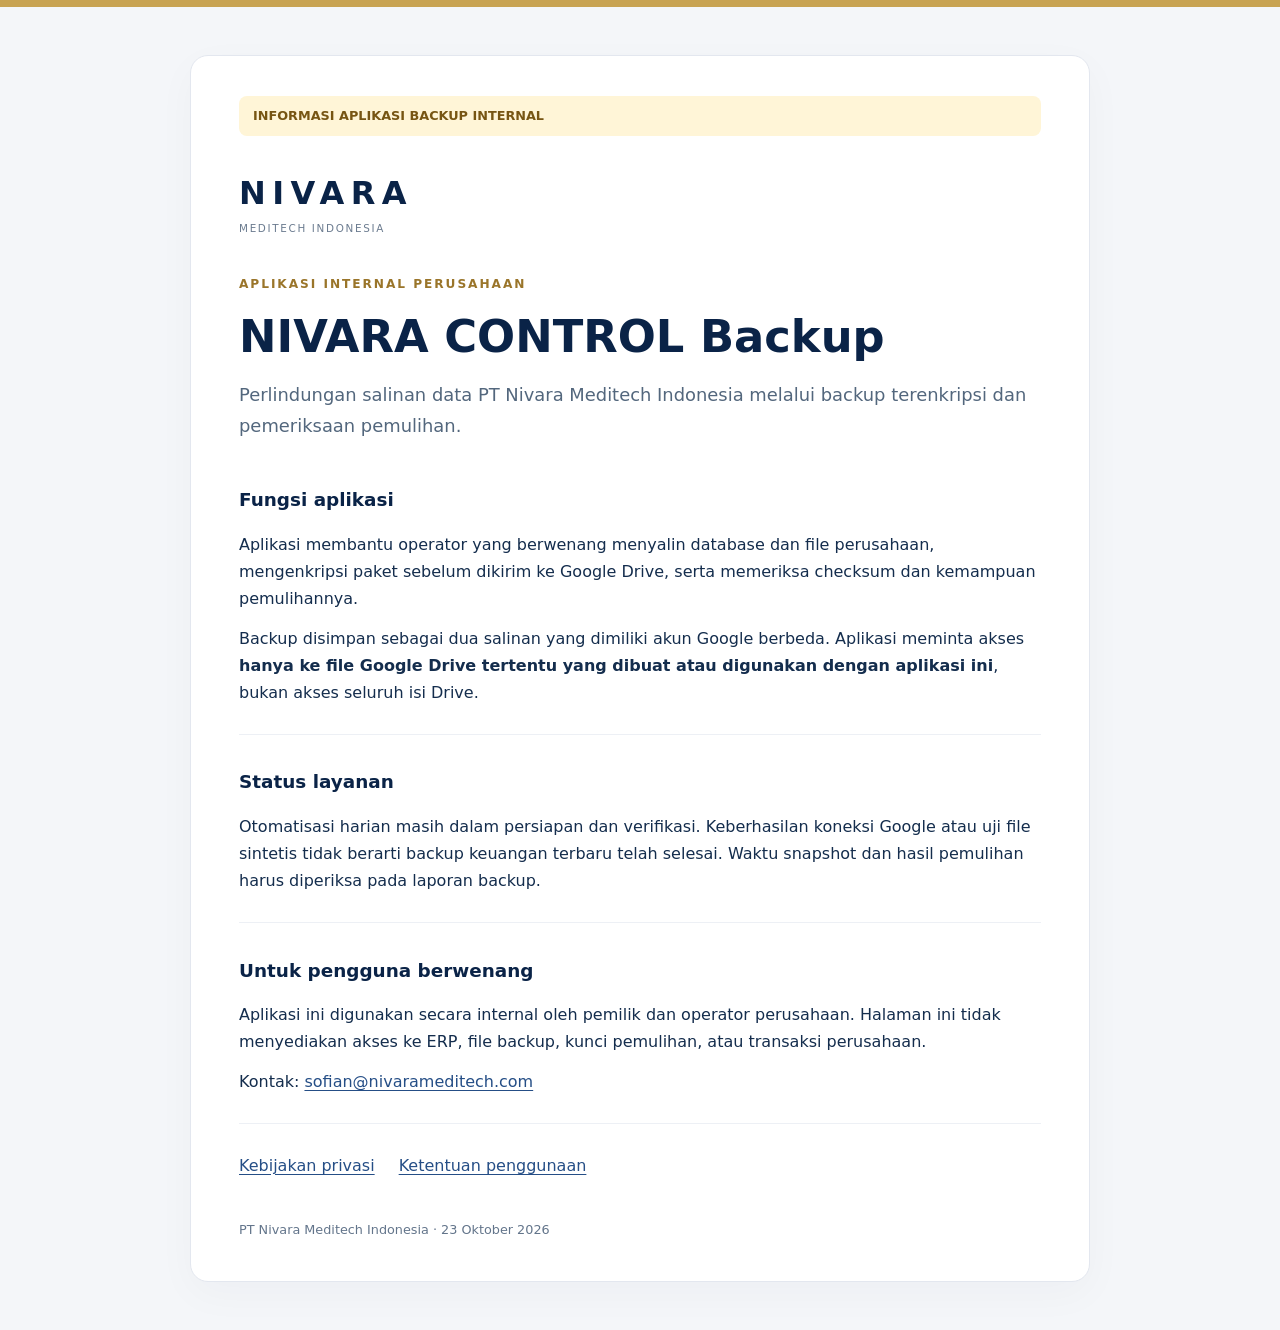
<file: index.html>
<!doctype html><html lang="id"><head><meta charset="utf-8"><meta name="viewport" content="width=device-width,initial-scale=1"><title>NIVARA CONTROL Backup</title><link rel="stylesheet" href="style.css"></head><body><main><div class="review">INFORMASI APLIKASI BACKUP INTERNAL</div><header><span class="brand">NIVARA</span><span>MEDITECH INDONESIA</span></header><p class="eyebrow">APLIKASI INTERNAL PERUSAHAAN</p><h1>NIVARA CONTROL Backup</h1><p class="lead">Perlindungan salinan data PT Nivara Meditech Indonesia melalui backup terenkripsi dan pemeriksaan pemulihan.</p><section><h2>Fungsi aplikasi</h2><p>Aplikasi membantu operator yang berwenang menyalin database dan file perusahaan, mengenkripsi paket sebelum dikirim ke Google Drive, serta memeriksa checksum dan kemampuan pemulihannya.</p><p>Backup disimpan sebagai dua salinan yang dimiliki akun Google berbeda. Aplikasi meminta akses <strong>hanya ke file Google Drive tertentu yang dibuat atau digunakan dengan aplikasi ini</strong>, bukan akses seluruh isi Drive.</p></section><section><h2>Status layanan</h2><p>Otomatisasi harian masih dalam persiapan dan verifikasi. Keberhasilan koneksi Google atau uji file sintetis tidak berarti backup keuangan terbaru telah selesai. Waktu snapshot dan hasil pemulihan harus diperiksa pada laporan backup.</p></section><section><h2>Untuk pengguna berwenang</h2><p>Aplikasi ini digunakan secara internal oleh pemilik dan operator perusahaan. Halaman ini tidak menyediakan akses ke ERP, file backup, kunci pemulihan, atau transaksi perusahaan.</p><p>Kontak: <a href="mailto:sofian@nivarameditech.com">sofian@nivarameditech.com</a></p></section><nav><a href="privacy.html">Kebijakan privasi</a><a href="terms.html">Ketentuan penggunaan</a></nav><footer>PT Nivara Meditech Indonesia · 23 Oktober 2026</footer></main></body></html>
</file>
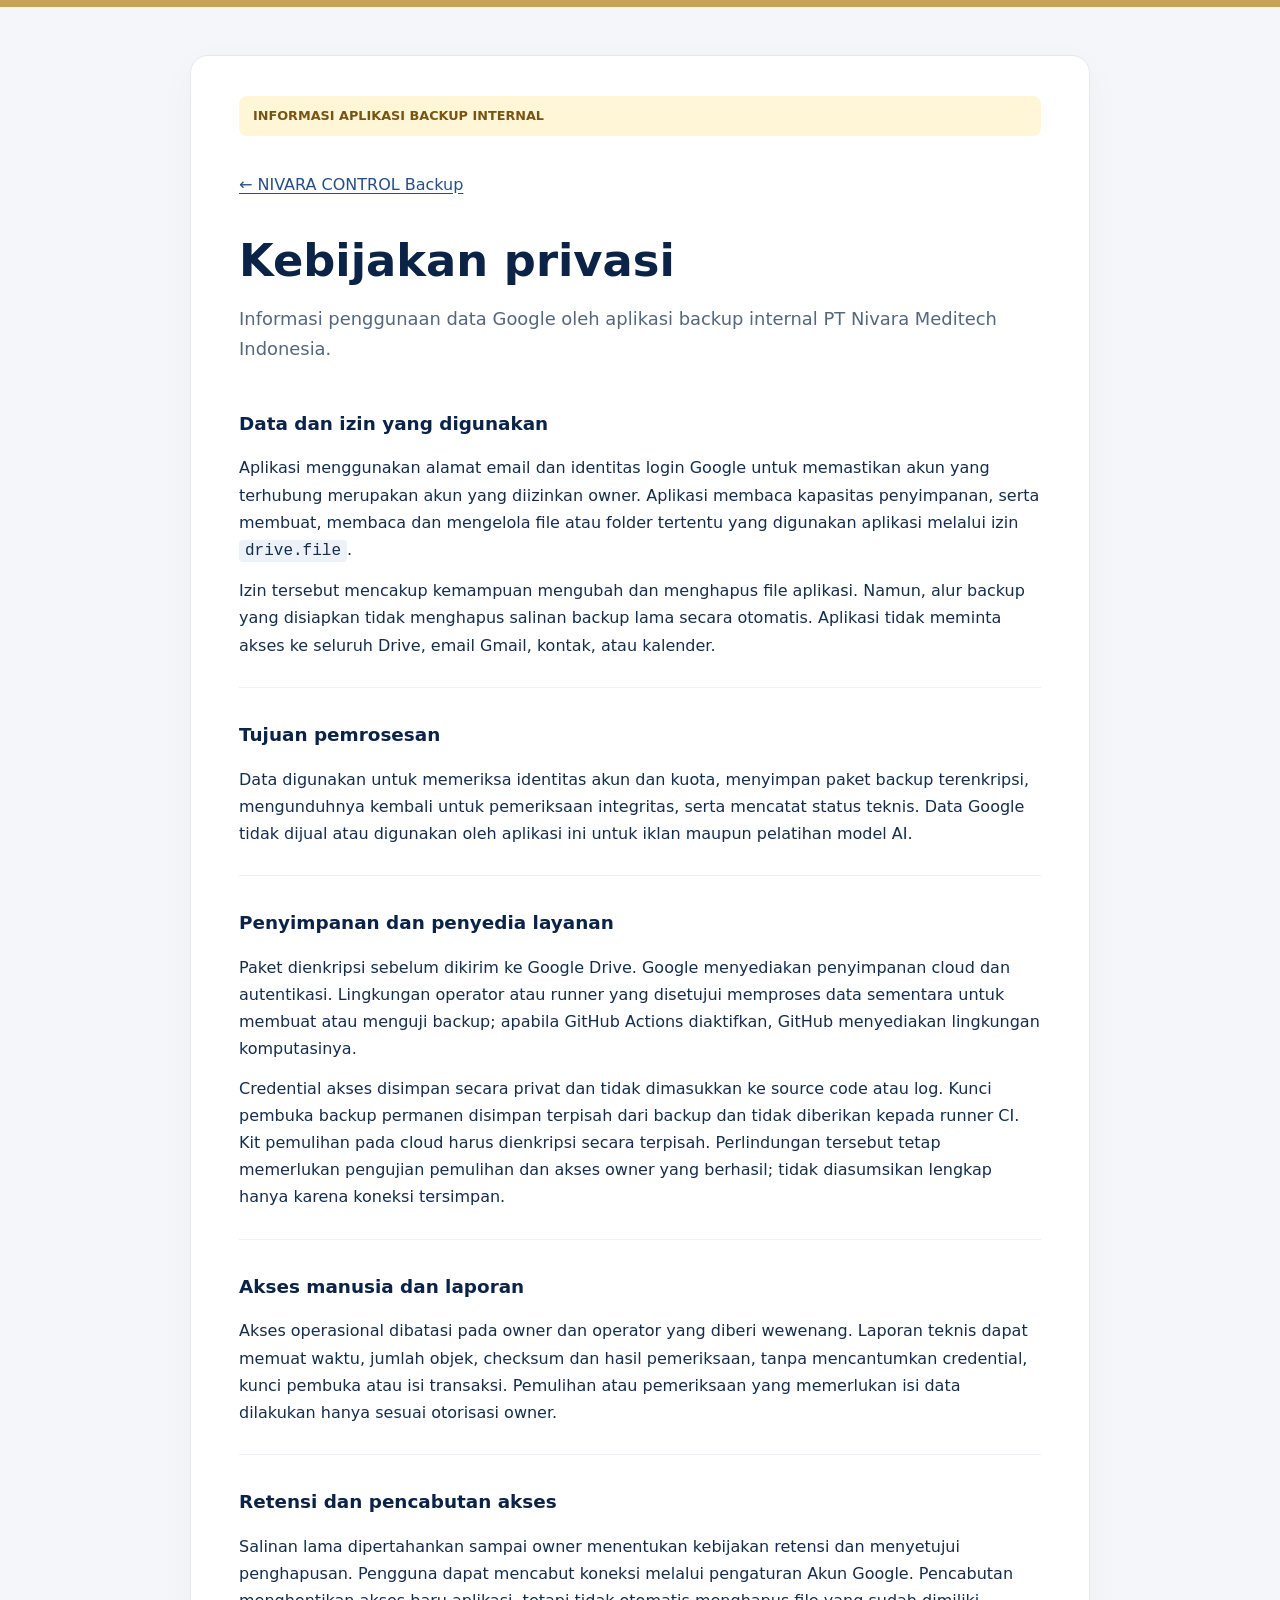
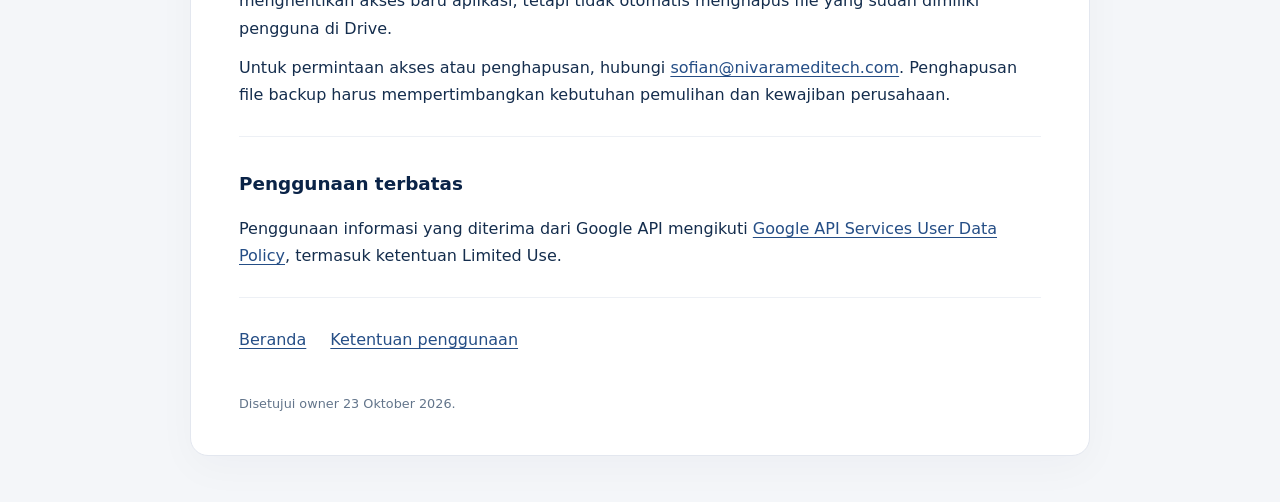
<file: privacy.html>
<!doctype html><html lang="id"><head><meta charset="utf-8"><meta name="viewport" content="width=device-width,initial-scale=1"><title>Kebijakan privasi — NIVARA CONTROL Backup</title><link rel="stylesheet" href="style.css"></head><body><main><div class="review">INFORMASI APLIKASI BACKUP INTERNAL</div><a href="index.html" class="back">← NIVARA CONTROL Backup</a><h1>Kebijakan privasi</h1><p class="lead">Informasi penggunaan data Google oleh aplikasi backup internal PT Nivara Meditech Indonesia.</p><section><h2>Data dan izin yang digunakan</h2><p>Aplikasi menggunakan alamat email dan identitas login Google untuk memastikan akun yang terhubung merupakan akun yang diizinkan owner. Aplikasi membaca kapasitas penyimpanan, serta membuat, membaca dan mengelola file atau folder tertentu yang digunakan aplikasi melalui izin <code>drive.file</code>.</p><p>Izin tersebut mencakup kemampuan mengubah dan menghapus file aplikasi. Namun, alur backup yang disiapkan tidak menghapus salinan backup lama secara otomatis. Aplikasi tidak meminta akses ke seluruh Drive, email Gmail, kontak, atau kalender.</p></section><section><h2>Tujuan pemrosesan</h2><p>Data digunakan untuk memeriksa identitas akun dan kuota, menyimpan paket backup terenkripsi, mengunduhnya kembali untuk pemeriksaan integritas, serta mencatat status teknis. Data Google tidak dijual atau digunakan oleh aplikasi ini untuk iklan maupun pelatihan model AI.</p></section><section><h2>Penyimpanan dan penyedia layanan</h2><p>Paket dienkripsi sebelum dikirim ke Google Drive. Google menyediakan penyimpanan cloud dan autentikasi. Lingkungan operator atau runner yang disetujui memproses data sementara untuk membuat atau menguji backup; apabila GitHub Actions diaktifkan, GitHub menyediakan lingkungan komputasinya.</p><p>Credential akses disimpan secara privat dan tidak dimasukkan ke source code atau log. Kunci pembuka backup permanen disimpan terpisah dari backup dan tidak diberikan kepada runner CI. Kit pemulihan pada cloud harus dienkripsi secara terpisah. Perlindungan tersebut tetap memerlukan pengujian pemulihan dan akses owner yang berhasil; tidak diasumsikan lengkap hanya karena koneksi tersimpan.</p></section><section><h2>Akses manusia dan laporan</h2><p>Akses operasional dibatasi pada owner dan operator yang diberi wewenang. Laporan teknis dapat memuat waktu, jumlah objek, checksum dan hasil pemeriksaan, tanpa mencantumkan credential, kunci pembuka atau isi transaksi. Pemulihan atau pemeriksaan yang memerlukan isi data dilakukan hanya sesuai otorisasi owner.</p></section><section><h2>Retensi dan pencabutan akses</h2><p>Salinan lama dipertahankan sampai owner menentukan kebijakan retensi dan menyetujui penghapusan. Pengguna dapat mencabut koneksi melalui pengaturan Akun Google. Pencabutan menghentikan akses baru aplikasi, tetapi tidak otomatis menghapus file yang sudah dimiliki pengguna di Drive.</p><p>Untuk permintaan akses atau penghapusan, hubungi <a href="mailto:sofian@nivarameditech.com">sofian@nivarameditech.com</a>. Penghapusan file backup harus mempertimbangkan kebutuhan pemulihan dan kewajiban perusahaan.</p></section><section><h2>Penggunaan terbatas</h2><p>Penggunaan informasi yang diterima dari Google API mengikuti <a href="https://developers.google.com/terms/api-services-user-data-policy">Google API Services User Data Policy</a>, termasuk ketentuan Limited Use.</p></section><nav><a href="index.html">Beranda</a><a href="terms.html">Ketentuan penggunaan</a></nav><footer>Disetujui owner 23 Oktober 2026.</footer></main></body></html>
</file>
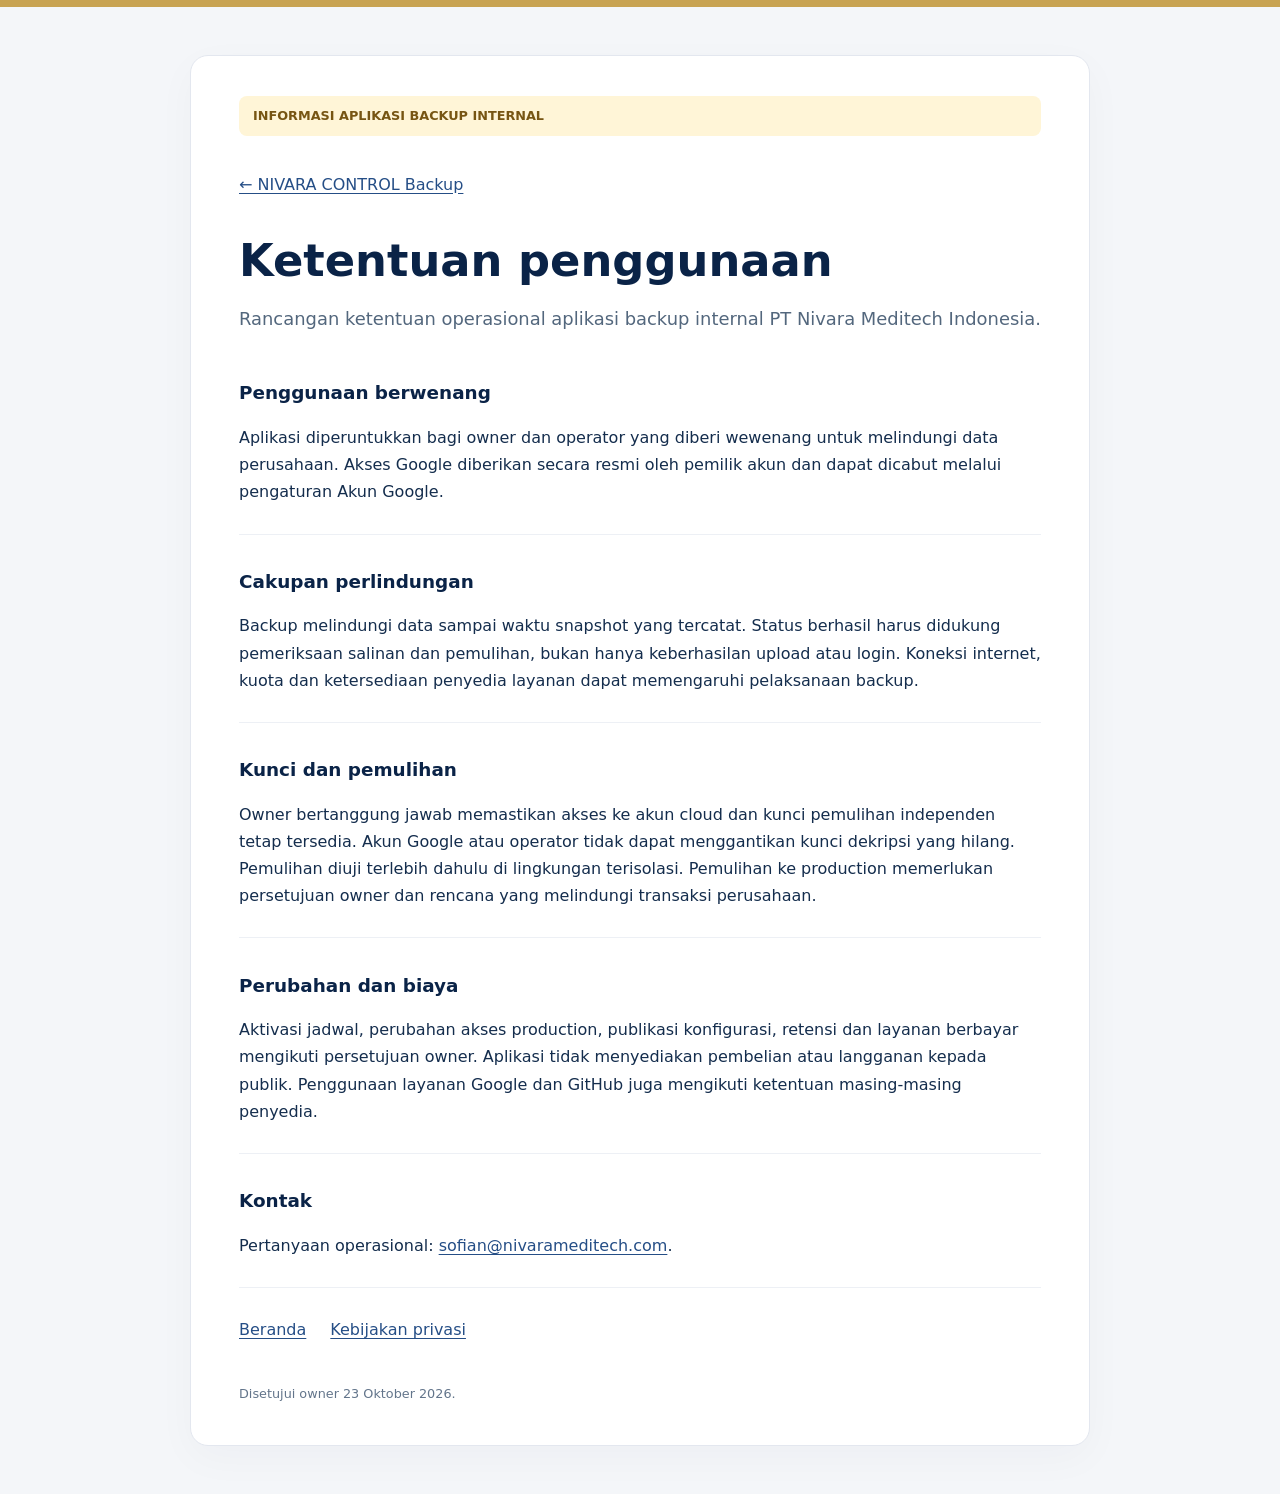
<file: terms.html>
<!doctype html><html lang="id"><head><meta charset="utf-8"><meta name="viewport" content="width=device-width,initial-scale=1"><title>Ketentuan penggunaan — NIVARA CONTROL Backup</title><link rel="stylesheet" href="style.css"></head><body><main><div class="review">INFORMASI APLIKASI BACKUP INTERNAL</div><a href="index.html" class="back">← NIVARA CONTROL Backup</a><h1>Ketentuan penggunaan</h1><p class="lead">Rancangan ketentuan operasional aplikasi backup internal PT Nivara Meditech Indonesia.</p><section><h2>Penggunaan berwenang</h2><p>Aplikasi diperuntukkan bagi owner dan operator yang diberi wewenang untuk melindungi data perusahaan. Akses Google diberikan secara resmi oleh pemilik akun dan dapat dicabut melalui pengaturan Akun Google.</p></section><section><h2>Cakupan perlindungan</h2><p>Backup melindungi data sampai waktu snapshot yang tercatat. Status berhasil harus didukung pemeriksaan salinan dan pemulihan, bukan hanya keberhasilan upload atau login. Koneksi internet, kuota dan ketersediaan penyedia layanan dapat memengaruhi pelaksanaan backup.</p></section><section><h2>Kunci dan pemulihan</h2><p>Owner bertanggung jawab memastikan akses ke akun cloud dan kunci pemulihan independen tetap tersedia. Akun Google atau operator tidak dapat menggantikan kunci dekripsi yang hilang. Pemulihan diuji terlebih dahulu di lingkungan terisolasi. Pemulihan ke production memerlukan persetujuan owner dan rencana yang melindungi transaksi perusahaan.</p></section><section><h2>Perubahan dan biaya</h2><p>Aktivasi jadwal, perubahan akses production, publikasi konfigurasi, retensi dan layanan berbayar mengikuti persetujuan owner. Aplikasi tidak menyediakan pembelian atau langganan kepada publik. Penggunaan layanan Google dan GitHub juga mengikuti ketentuan masing-masing penyedia.</p></section><section><h2>Kontak</h2><p>Pertanyaan operasional: <a href="mailto:sofian@nivarameditech.com">sofian@nivarameditech.com</a>.</p></section><nav><a href="index.html">Beranda</a><a href="privacy.html">Kebijakan privasi</a></nav><footer>Disetujui owner 23 Oktober 2026.</footer></main></body></html>
</file>
<file: style.css>
:root{color-scheme:light;font:16px/1.7 system-ui,-apple-system,"Segoe UI",sans-serif;color:#142d4d;background:#f4f6f9}*{box-sizing:border-box}body{margin:0;border-top:7px solid #c8a352}main{max-width:900px;margin:48px auto;padding:40px 48px;background:#fff;border:1px solid #e3e7ef;border-radius:18px;box-shadow:0 12px 40px #10264308}.review{padding:9px 14px;margin-bottom:30px;background:#fff5d7;color:#775513;border-radius:8px;font-size:.8rem;font-weight:700}header{display:flex;flex-direction:column;letter-spacing:.16em;font-size:.65rem;color:#6c7c90}.brand{font-size:2rem;font-weight:800;letter-spacing:.2em;color:#0a2347}.eyebrow{font-size:.76rem;letter-spacing:.16em;color:#9a752a;font-weight:750;margin-top:36px}h1{font-size:clamp(1.9rem,5vw,2.8rem);line-height:1.2;color:#0a2347;margin:16px 0}h2{font-size:1.15rem;color:#0a2347}p{margin:12px 0}.lead{font-size:1.12rem;color:#53677d}section{padding:16px 0;border-bottom:1px solid #edf0f5}a{color:#254e86;text-underline-offset:3px}nav{display:flex;gap:24px;flex-wrap:wrap;margin:28px 0}footer{font-size:.8rem;color:#63758b;padding-top:12px}.back{display:inline-block;margin:5px 0 20px}code{background:#edf2f8;padding:2px 6px;border-radius:4px}@media(max-width:600px){main{margin:16px;padding:24px;border-radius:12px}nav{gap:15px}}
</file>
